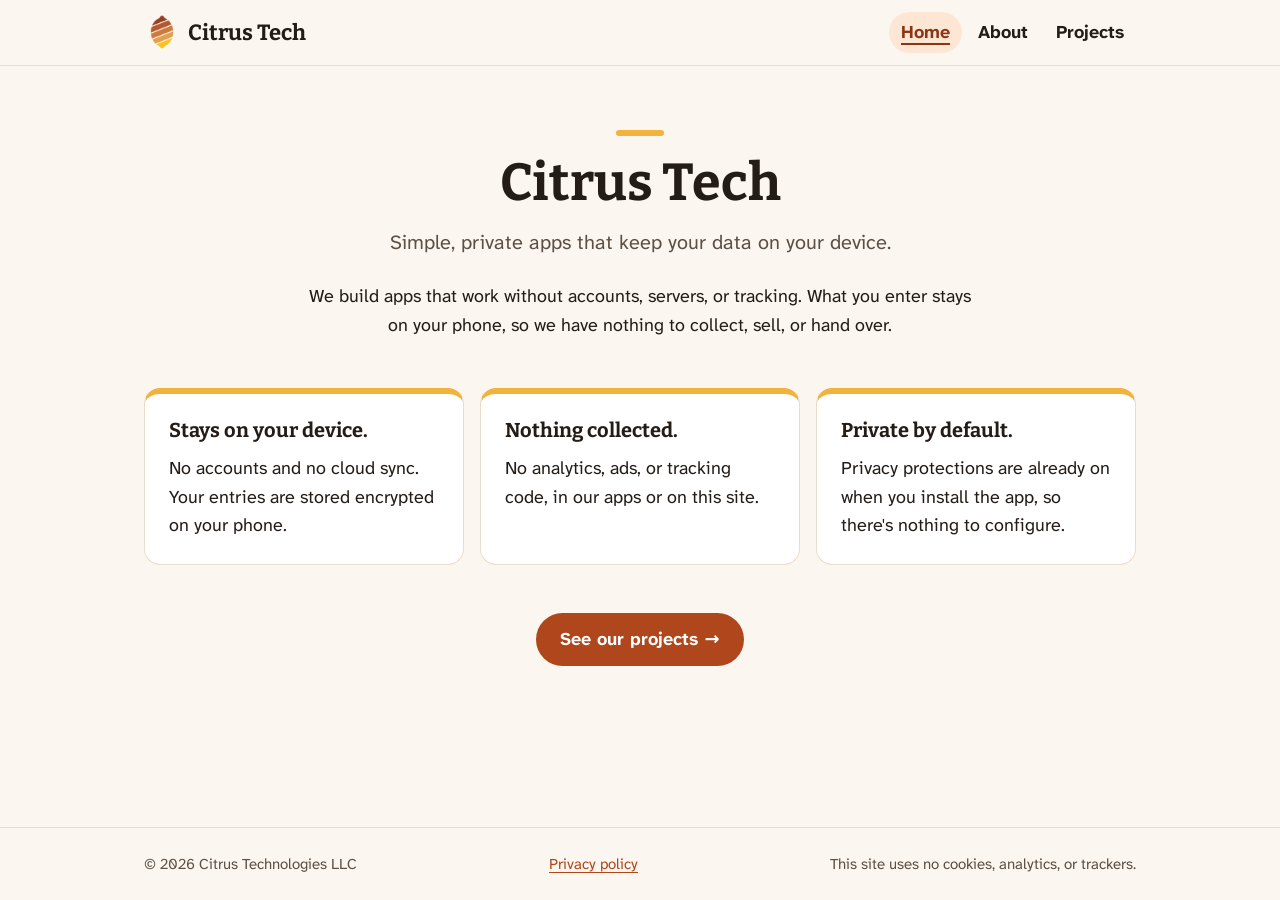
<file: index.html>
<!doctype html>
<html lang="en">
<head>
    <meta charset="utf-8">
    <meta name="viewport" content="width=device-width, initial-scale=1">
    <meta name="referrer" content="no-referrer">
    <title>Citrus Tech</title>
    <meta name="description" content="Simple, private apps that keep your data on your device.">
    <link rel="icon" type="image/png" href="img/favicon.png">
    <link rel="stylesheet" href="css/site.css">
</head>
<body>
    <a class="skip-link" href="#main">Skip to content</a>

    <header class="site-header">
        <div class="site-header-inner">
            <a class="brand" href="index.html">
                <img src="img/logo.png" alt="" width="36" height="36">
                Citrus Tech
            </a>
            <nav class="site-nav" aria-label="Main">
                <ul role="list">
                    <li><a href="index.html" aria-current="page">Home</a></li>
                    <li><a href="about.html">About</a></li>
                    <li><a href="projects.html">Projects</a></li>
                </ul>
            </nav>
        </div>
    </header>

    <main id="main" tabindex="-1">
        <section class="hero">
            <h1 class="page-title">Citrus Tech</h1>
            <p class="lede">Simple, private apps that keep your data on your device.</p>
            <div class="prose">
                <p>We build apps that work without accounts, servers, or tracking. What you enter stays on your phone, so we have nothing to collect, sell, or hand over.</p>
            </div>
        </section>

        <ul class="principles" role="list">
            <li class="card">
                <h2 class="h3">Stays on your device.</h2>
                <p>No accounts and no cloud sync. Your entries are stored encrypted on your phone.</p>
            </li>
            <li class="card">
                <h2 class="h3">Nothing collected.</h2>
                <p>No analytics, ads, or tracking code, in our apps or on this site.</p>
            </li>
            <li class="card">
                <h2 class="h3">Private by default.</h2>
                <p>Privacy protections are already on when you install the app, so there's nothing to configure.</p>
            </li>
        </ul>

        <p class="cta"><a class="button" href="projects.html">See our projects <span aria-hidden="true">→</span></a></p>
    </main>

    <footer class="site-footer">
        <div class="site-footer-inner">
            <ul role="list">
                <li>© 2026 Citrus Technologies LLC</li>
                <li><a href="privacy.html">Privacy policy</a></li>
                <li>This site uses no cookies, analytics, or trackers.</li>
            </ul>
        </div>
    </footer>
</body>
</html>
</file>
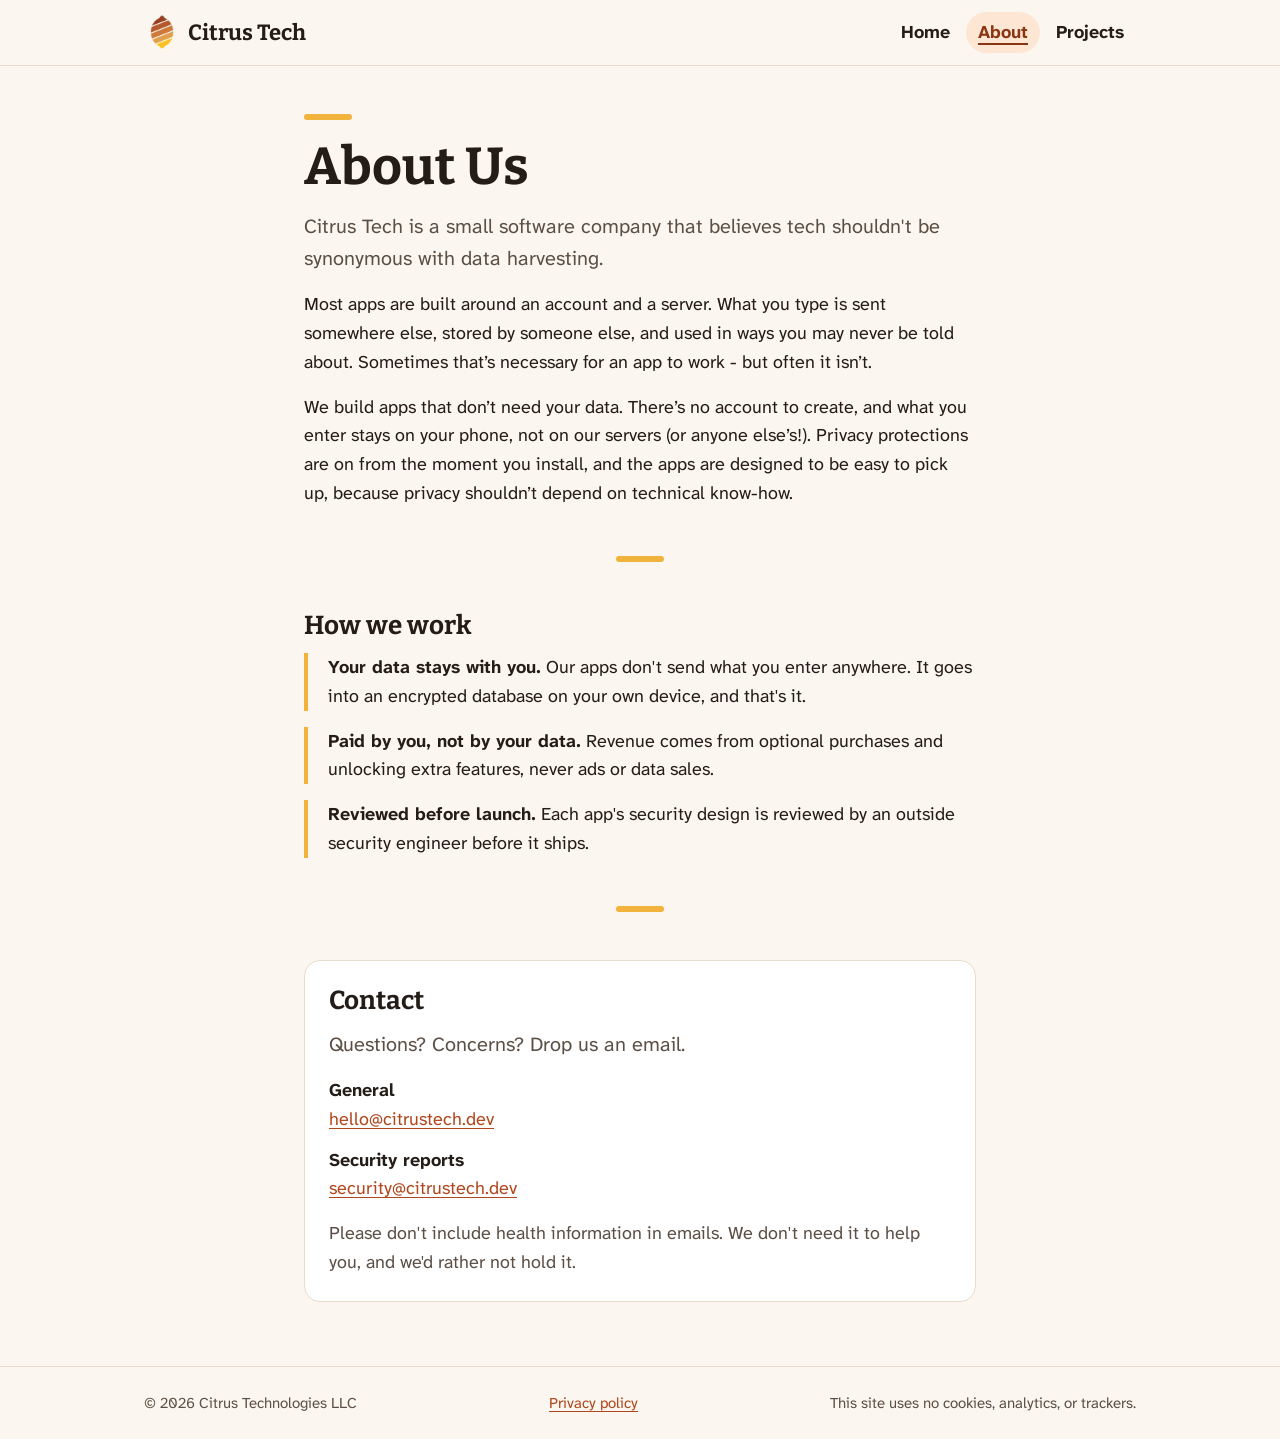
<file: about.html>
<!doctype html>
<html lang="en">
<head>
    <meta charset="utf-8">
    <meta name="viewport" content="width=device-width, initial-scale=1">
    <meta name="referrer" content="no-referrer">
    <title>About · Citrus Tech</title>
    <meta name="description" content="Citrus Tech is an independent software company that builds private apps.">
    <link rel="icon" type="image/png" href="img/favicon.png">
    <link rel="stylesheet" href="css/site.css">
</head>
<body>
    <a class="skip-link" href="#main">Skip to content</a>

    <header class="site-header">
        <div class="site-header-inner">
            <a class="brand" href="index.html">
                <img src="img/logo.png" alt="" width="36" height="36">
                Citrus Tech
            </a>
            <nav class="site-nav" aria-label="Main">
                <ul role="list">
                    <li><a href="index.html">Home</a></li>
                    <li><a href="about.html" aria-current="page">About</a></li>
                    <li><a href="projects.html">Projects</a></li>
                </ul>
            </nav>
        </div>
    </header>

    <main id="main" tabindex="-1">
        <div class="prose">
            <h1 class="page-title">About Us</h1>

            <p class="lede">Citrus Tech is a small software company that believes tech shouldn't be synonymous with data harvesting.</p>
            <p>Most apps are built around an account and a server. What you type is sent somewhere else, stored by someone else, and used in ways you may never be told about. Sometimes that’s necessary for an app to work - but often it isn’t.</p>

            <p>We build apps that don’t need your data. There’s no account to create, and what you enter stays on your phone, not on our servers (or anyone else’s!). Privacy protections are on from the moment you install, and the apps are designed to be easy to pick up, because privacy shouldn’t depend on technical know-how.</p>
            <div class="spacer" aria-hidden="true"></div>
            <h2>How we work</h2>
            <ul class="feature-list" role="list">
                <li><strong>Your data stays with you.</strong> Our apps don't send what you enter anywhere. It goes into an encrypted database on your own device, and that's it.</li>
                <li><strong>Paid by you, not by your data.</strong> Revenue comes from optional purchases and unlocking extra features, never ads or data sales.</li>
                <li><strong>Reviewed before launch.</strong> Each app's security design is reviewed by an outside security engineer before it ships.</li>
            </ul>
            <div class="spacer" aria-hidden="true"></div>
            <section class="contact card" aria-labelledby="contact-heading">
                <h2 id="contact-heading">Contact</h2>
                <p class="lede">Questions? Concerns? Drop us an email.</p>
                <dl>
                    <dt>General</dt>
                    <dd><a href="mailto:hello@citrustech.dev">hello@citrustech.dev</a></dd>
                    <dt>Security reports</dt>
                    <dd><a href="mailto:security@citrustech.dev">security@citrustech.dev</a></dd>
                </dl>
                <p class="note">Please don't include health information in emails. We don't need it to help you, and we'd rather not hold it.</p>
            </section>
        </div>
    </main>

    <footer class="site-footer">
        <div class="site-footer-inner">
            <ul role="list">
                <li>© 2026 Citrus Technologies LLC</li>
                <li><a href="privacy.html">Privacy policy</a></li>
                <li>This site uses no cookies, analytics, or trackers.</li>
            </ul>
        </div>
    </footer>
</body>
</html>
</file>
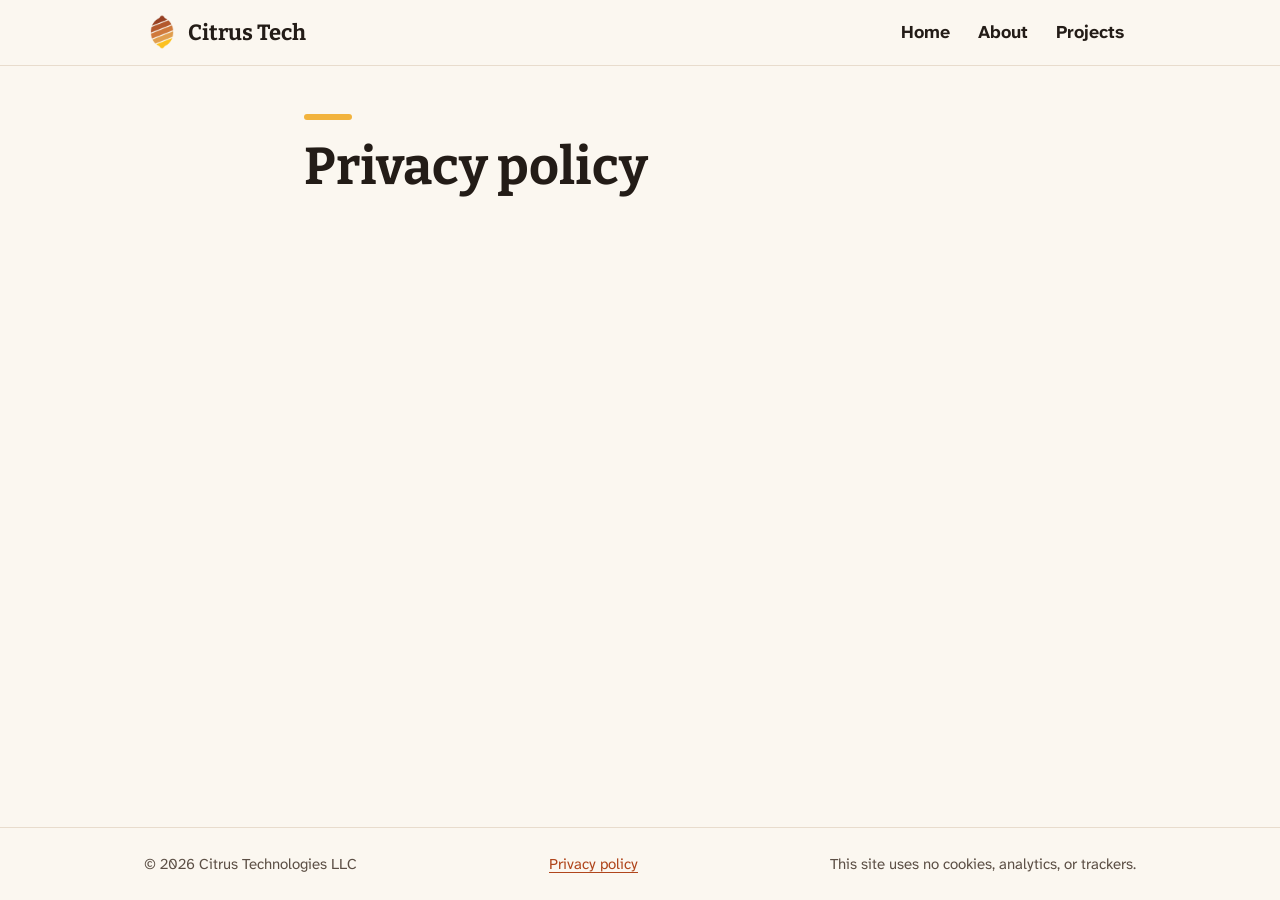
<file: privacy.html>
<!doctype html>
<html lang="en">
<head>
    <meta charset="utf-8">
    <meta name="viewport" content="width=device-width, initial-scale=1">
    <meta name="referrer" content="no-referrer">
    <title>Privacy policy · Citrus Tech</title>
    <link rel="icon" type="image/png" href="img/favicon.png">
    <link rel="stylesheet" href="css/site.css">
</head>
<body>
    <a class="skip-link" href="#main">Skip to content</a>

    <header class="site-header">
        <div class="site-header-inner">
            <a class="brand" href="index.html">
                <img src="img/logo.png" alt="" width="36" height="36">
                Citrus Tech
            </a>
            <nav class="site-nav" aria-label="Main">
                <ul role="list">
                    <li><a href="index.html">Home</a></li>
                    <li><a href="about.html">About</a></li>
                    <li><a href="projects.html">Projects</a></li>
                </ul>
            </nav>
        </div>
    </header>

    <main id="main" tabindex="-1">
        <div class="prose">
            <h1 class="page-title">Privacy policy</h1>
            <!-- Policy text is being drafted and reviewed. -->
        </div>
    </main>

    <footer class="site-footer">
        <div class="site-footer-inner">
            <ul role="list">
                <li>© 2026 Citrus Technologies LLC</li>
                <li><a href="privacy.html" aria-current="page">Privacy policy</a></li>
                <li>This site uses no cookies, analytics, or trackers.</li>
            </ul>
        </div>
    </footer>
</body>
</html>
</file>
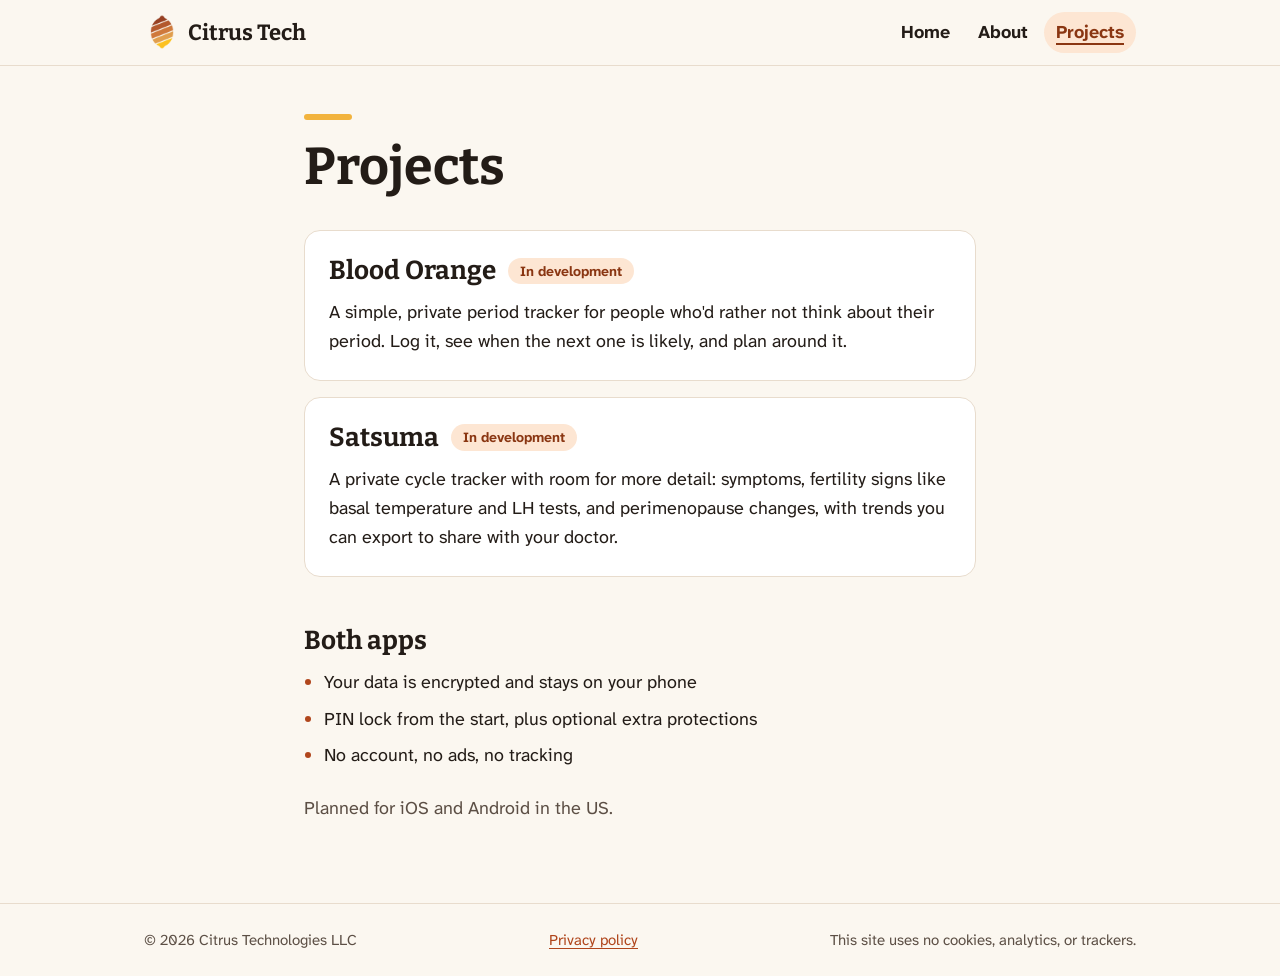
<file: projects.html>
<!doctype html>
<html lang="en">
<head>
    <meta charset="utf-8">
    <meta name="viewport" content="width=device-width, initial-scale=1">
    <meta name="referrer" content="no-referrer">
    <title>Projects · Citrus Tech</title>
    <meta name="description" content="Private apps in development from Citrus Tech.">
    <link rel="icon" type="image/png" href="img/favicon.png">
    <link rel="stylesheet" href="css/site.css">
</head>
<body>
    <a class="skip-link" href="#main">Skip to content</a>

    <header class="site-header">
        <div class="site-header-inner">
            <a class="brand" href="index.html">
                <img src="img/logo.png" alt="" width="36" height="36">
                Citrus Tech
            </a>
            <nav class="site-nav" aria-label="Main">
                <ul role="list">
                    <li><a href="index.html">Home</a></li>
                    <li><a href="about.html">About</a></li>
                    <li><a href="projects.html" aria-current="page">Projects</a></li>
                </ul>
            </nav>
        </div>
    </header>

    <main id="main" tabindex="-1">
        <div class="prose">
            <h1 class="page-title">Projects</h1>

            <!-- Each <li class="card"> is one app. To hold back the app names,
                 replace both cards with a single card, e.g.:
                 <li class="card">
                     <div class="project-heading">
                         <h2>Two apps in development</h2>
                         <span class="badge">In development</span>
                     </div>
                     <p>…</p>
                 </li> -->
            <ul class="projects" role="list">
                <li class="card">
                    <div class="project-heading">
                        <h2>Blood Orange</h2>
                        <span class="badge">In development</span>
                    </div>
                    <p>A simple, private period tracker for people who'd rather not think about their period. Log it, see when the next one is likely, and plan around it.</p>
                </li>
                <li class="card">
                    <div class="project-heading">
                        <h2>Satsuma</h2>
                        <span class="badge">In development</span>
                    </div>
                    <p>A private cycle tracker with room for more detail: symptoms, fertility signs like basal temperature and LH tests, and perimenopause changes, with trends you can export to share with your doctor.</p>
                </li>
            </ul>

            <h2>Both apps</h2>
            <ul class="check-list">
                <li>Your data is encrypted and stays on your phone</li>
                <li>PIN lock from the start, plus optional extra protections</li>
                <li>No account, no ads, no tracking</li>
            </ul>

            <p class="note">Planned for iOS and Android in the US.</p>
        </div>
    </main>

    <footer class="site-footer">
        <div class="site-footer-inner">
            <ul role="list">
                <li>© 2026 Citrus Technologies LLC</li>
                <li><a href="privacy.html">Privacy policy</a></li>
                <li>This site uses no cookies, analytics, or trackers.</li>
            </ul>
        </div>
    </footer>
</body>
</html>
</file>
<file: css/site.css>
/* Citrus Tech: citrustech.dev
   All assets are self-hosted. No inline styles (CSP: style-src 'self'). */

/* ---------- Fonts (SIL OFL 1.1, see fonts/) ---------- */

/* Variable fonts, Latin subset (@fontsource-variable/atkinson-hyperlegible-next 5.3.0). */
@font-face {
    font-family: "Atkinson Hyperlegible Next";
    src: url("../fonts/AtkinsonHyperlegibleNext-latin-wght.woff2") format("woff2");
    font-weight: 200 800;
    font-style: normal;
    font-display: swap;
}

@font-face {
    font-family: "Atkinson Hyperlegible Next";
    src: url("../fonts/AtkinsonHyperlegibleNext-latin-wght-italic.woff2") format("woff2");
    font-weight: 200 800;
    font-style: italic;
    font-display: swap;
}

/* Variable font, Latin subset (@fontsource-variable/bitter 5.3.0). */
@font-face {
    font-family: "Bitter";
    src: url("../fonts/Bitter-latin-wght.woff2") format("woff2");
    font-weight: 100 900;
    font-style: normal;
    font-display: swap;
}

/* ---------- Palette ---------- */
/* All text/background pairs meet WCAG AA (4.5:1) in both themes. */

:root {
    color-scheme: light dark;

    --bg: #fbf7f0;
    --surface: #ffffff;
    --text: #231c17;
    --text-muted: #5c4f45;
    --border: #e8dccd;

    --accent: #b0461c;          /* links, button background, focus ring */
    --on-accent: #ffffff;       /* text on accent buttons */
    --accent-hover: #8f3713;
    --badge-bg: #fde6d3;
    --badge-text: #8a3612;
    --citrus: #f2b33d;          /* decorative only, never behind text */

    --font-body: "Atkinson Hyperlegible Next", system-ui, -apple-system, "Segoe UI", Roboto, sans-serif;
    --font-heading: "Bitter", Rockwell, "Roboto Slab", Georgia, serif;

    --radius: 1rem;
    --radius-small: 0.5rem;
    --measure: 42rem;
    --wide: 64rem;
    --gutter: 1rem;
}

@media (prefers-color-scheme: dark) {
    :root {
        --bg: #1e1915;
        --surface: #2a231e;
        --text: #f4ede4;
        --text-muted: #c4b5a6;
        --border: #3d332c;

        --accent: #f6a463;
        --on-accent: #1e1915;
        --accent-hover: #ffbe8a;
        --badge-bg: #4a2e1c;
        --badge-text: #ffc89a;
        --citrus: #f2b33d;
    }
}

/* ---------- Base ---------- */

*,
*::before,
*::after {
    box-sizing: border-box;
}

html {
    -webkit-text-size-adjust: 100%;
    text-size-adjust: 100%;
}

body {
    margin: 0;
    min-height: 100vh;
    display: flex;
    flex-direction: column;
    background-color: var(--bg);
    color: var(--text);
    font-family: var(--font-body);
    font-size: 1.125rem;
    line-height: 1.6;
}

h1,
h2,
h3 {
    font-family: var(--font-heading);
    font-weight: 700;
    line-height: 1.2;
    margin: 0 0 0.75rem;
}

h1 {
    font-size: clamp(2.25rem, 7vw, 3.25rem);
}

h2 {
    font-size: 1.625rem;
    margin-top: 3rem;
}

h3,
.h3 {
    font-size: 1.25rem;
    margin-top: 0;
}

p {
    margin: 0 0 1rem;
}

a {
    color: var(--accent);
    text-decoration-thickness: 0.08em;
    text-underline-offset: 0.18em;
}

a:hover {
    color: var(--accent-hover);
}

:focus-visible {
    outline: 3px solid var(--accent);
    outline-offset: 3px;
    border-radius: 2px;
}

img {
    max-width: 100%;
    height: auto;
}

/* ---------- Skip link ---------- */

.skip-link {
    position: absolute;
    left: var(--gutter);
    top: -4rem;
    z-index: 10;
    padding: 0.5rem 1rem;
    background-color: var(--accent);
    color: var(--on-accent);
    border-radius: var(--radius-small);
    font-weight: 700;
}

.skip-link:focus {
    top: 0.75rem;
}

/* ---------- Header ---------- */

.site-header {
    border-bottom: 1px solid var(--border);
}

.site-header-inner {
    max-width: var(--wide);
    margin: 0 auto;
    padding: 0.75rem var(--gutter);
    display: flex;
    flex-wrap: wrap;
    align-items: center;
    justify-content: space-between;
    gap: 0.5rem 1.5rem;
}

.brand {
    display: flex;
    align-items: center;
    gap: 0.5rem;
    color: var(--text);
    text-decoration: none;
    font-family: var(--font-heading);
    font-weight: 700;
    font-size: 1.375rem;
}

.brand:hover {
    color: var(--text);
}

.brand img {
    width: 2.25rem;
    height: 2.25rem;
}

.site-nav ul {
    list-style: none;
    margin: 0;
    padding: 0;
    display: flex;
    flex-wrap: wrap;
    gap: 0.25rem;
}

.site-nav a {
    display: block;
    padding: 0.375rem 0.75rem;
    border-radius: 999px;
    color: var(--text);
    text-decoration: none;
    font-weight: 700;
}

.site-nav a:hover {
    background-color: var(--badge-bg);
    color: var(--badge-text);
}

.site-nav a[aria-current="page"] {
    background-color: var(--badge-bg);
    color: var(--badge-text);
    text-decoration: underline;
    text-decoration-thickness: 2px;
    text-underline-offset: 0.25em;
}

/* ---------- Main ---------- */

main {
    flex: 1;
    width: 100%;
    max-width: var(--wide);
    margin: 0 auto;
    padding: 3rem var(--gutter) 4rem;
}

/* Focusable only so the skip link moves focus here; it isn't a control. */
main:focus {
    outline: none;
}

.prose {
    max-width: var(--measure);
    margin: 0 auto;
}

.lede {
    font-size: 1.25rem;
    color: var(--text-muted);
}

/* A small citrus bar above page headings. */
.page-title::before {
    content: "";
    display: block;
    width: 3rem;
    height: 0.375rem;
    margin-bottom: 1rem;
    border-radius: 999px;
    background-color: var(--citrus);
}

/* Matches the bar above page headings, centered. Works on <hr> or <div>. */
.spacer {
    display: block;
    width: 3rem;
    height: 0.375rem;
    margin: 3rem auto;
    border: 0;
    border-radius: 999px;
    background-color: var(--citrus);
}

/* ---------- Home ---------- */

.hero {
    text-align: center;
    padding-top: 1rem;
}

.hero .page-title::before {
    margin-left: auto;
    margin-right: auto;
}

.hero .lede {
    max-width: 32rem;
    margin: 0 auto 1.5rem;
}

.principles {
    list-style: none;
    margin: 3rem 0;
    padding: 0;
    display: grid;
    gap: 1rem;
}

@media (min-width: 48rem) {
    .principles {
        grid-template-columns: repeat(3, 1fr);
    }
}

.card {
    background-color: var(--surface);
    border: 1px solid var(--border);
    border-radius: var(--radius);
    padding: 1.5rem;
}

.card p:last-child {
    margin-bottom: 0;
}

.principles .card {
    border-top: 0.375rem solid var(--citrus);
}

.cta {
    text-align: center;
}

.button {
    display: inline-block;
    padding: 0.75rem 1.5rem;
    border-radius: 999px;
    background-color: var(--accent);
    color: var(--on-accent);
    font-weight: 700;
    text-decoration: none;
}

.button:hover {
    background-color: var(--accent-hover);
    color: var(--on-accent);
}

/* ---------- About ---------- */

.feature-list {
    list-style: none;
    margin: 0;
    padding: 0;
    display: grid;
    gap: 1rem;
}

.feature-list li {
    padding-left: 1.25rem;
    border-left: 0.25rem solid var(--citrus);
}

.contact {
    margin-top: 3rem;
}

.contact h2 {
    margin-top: 0;
}

.contact dl {
    margin: 0 0 1rem;
}

.contact dt {
    font-weight: 700;
}

.contact dd {
    margin: 0 0 0.75rem;
    overflow-wrap: anywhere;
}

.note {
    color: var(--text-muted);
}

/* ---------- Projects ---------- */

/* Works with one card or two, so app cards can be swapped
   for a single "Two apps in development" card. */
.projects {
    list-style: none;
    margin: 2rem 0 0;
    padding: 0;
    display: grid;
    gap: 1rem;
}

.project-heading {
    display: flex;
    flex-wrap: wrap;
    align-items: center;
    gap: 0.5rem 0.75rem;
    margin-bottom: 0.75rem;
}

.project-heading h2 {
    margin: 0;
}

.badge {
    display: inline-block;
    padding: 0.125rem 0.75rem;
    border-radius: 999px;
    background-color: var(--badge-bg);
    color: var(--badge-text);
    font-size: 0.875rem;
    font-weight: 700;
    white-space: nowrap;
}

.check-list {
    margin: 0 0 1.5rem;
    padding-left: 1.25rem;
}

.check-list li {
    margin-bottom: 0.5rem;
}

.check-list li::marker {
    color: var(--accent);
}

/* ---------- Footer ---------- */

.site-footer {
    border-top: 1px solid var(--border);
    color: var(--text-muted);
    font-size: 0.9375rem;
}

.site-footer-inner {
    max-width: var(--wide);
    margin: 0 auto;
    padding: 1.5rem var(--gutter);
}

.site-footer ul {
    list-style: none;
    margin: 0;
    padding: 0;
    display: flex;
    flex-wrap: wrap;
    gap: 0.25rem 1.5rem;
    justify-content: space-between;
}

/* ---------- Motion ---------- */

@media (prefers-reduced-motion: no-preference) {
    a,
    .button {
        transition: background-color 150ms ease, color 150ms ease;
    }
}
</file>
